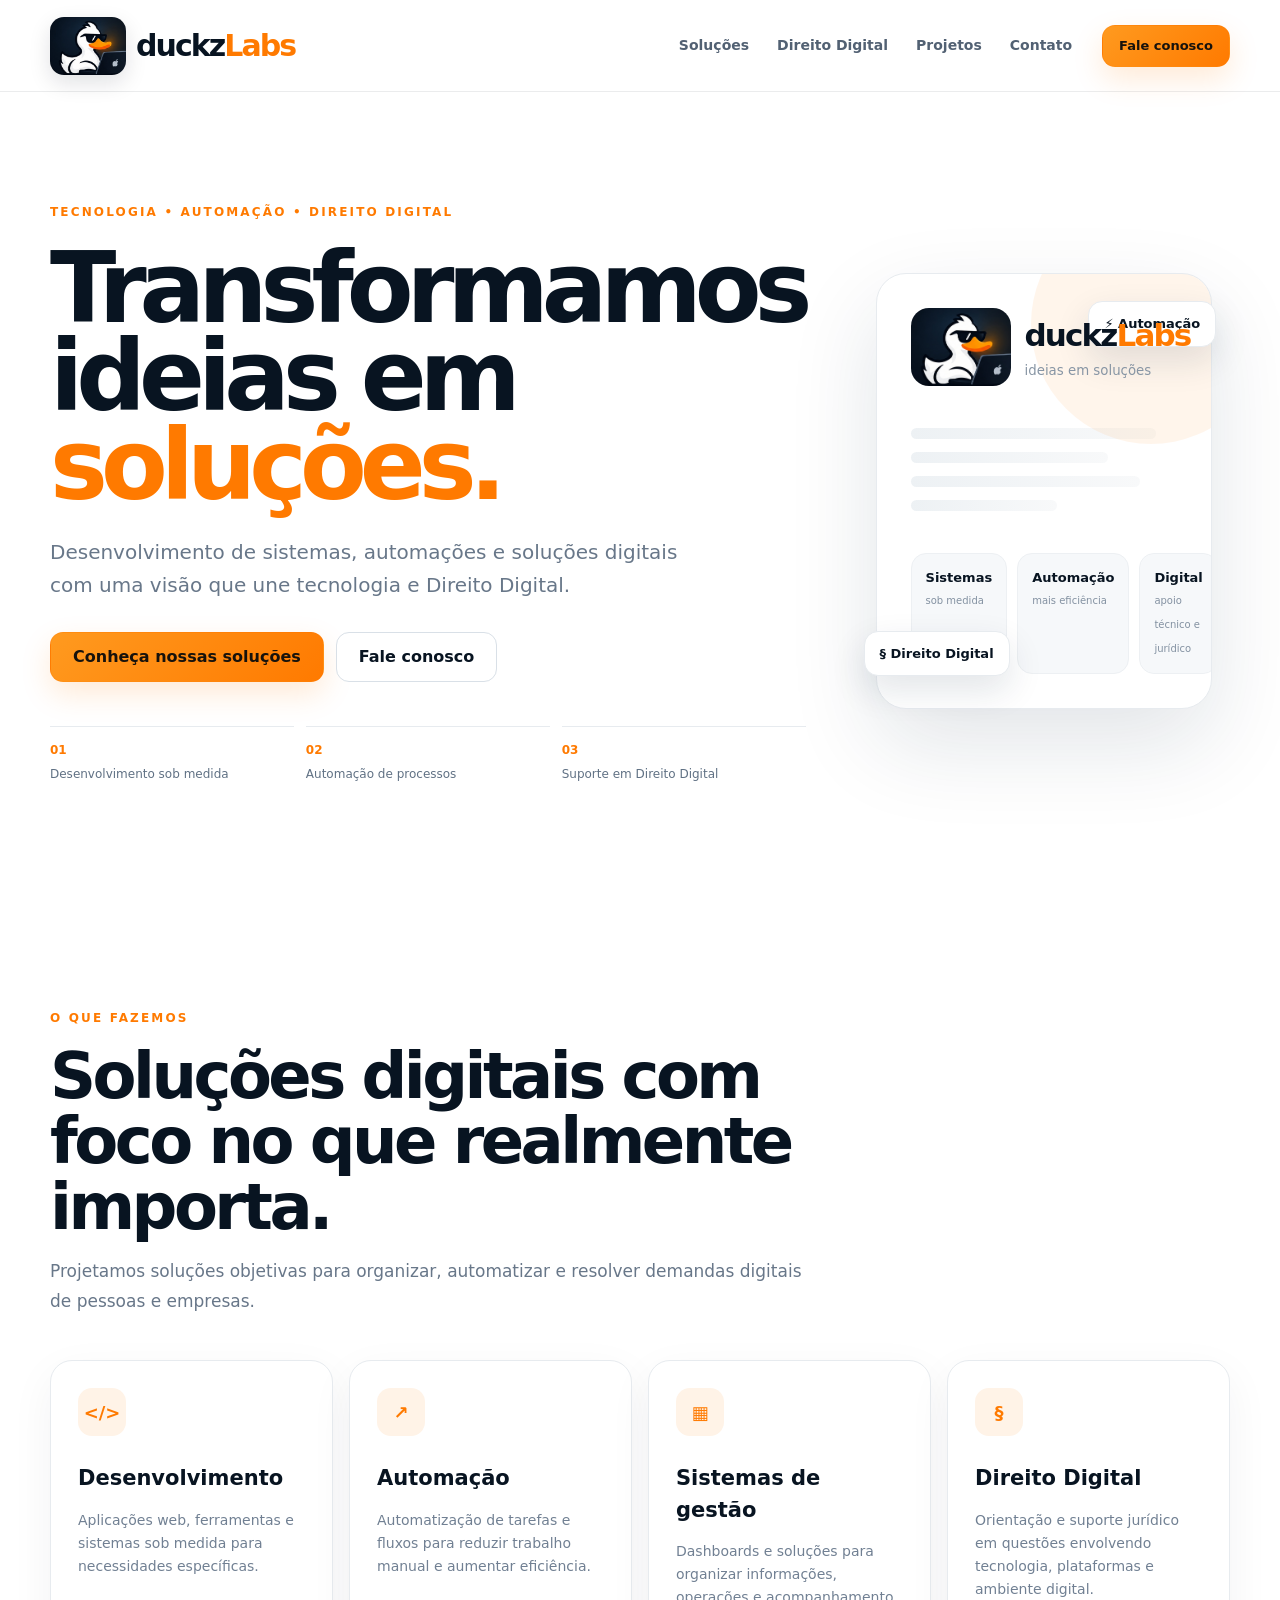
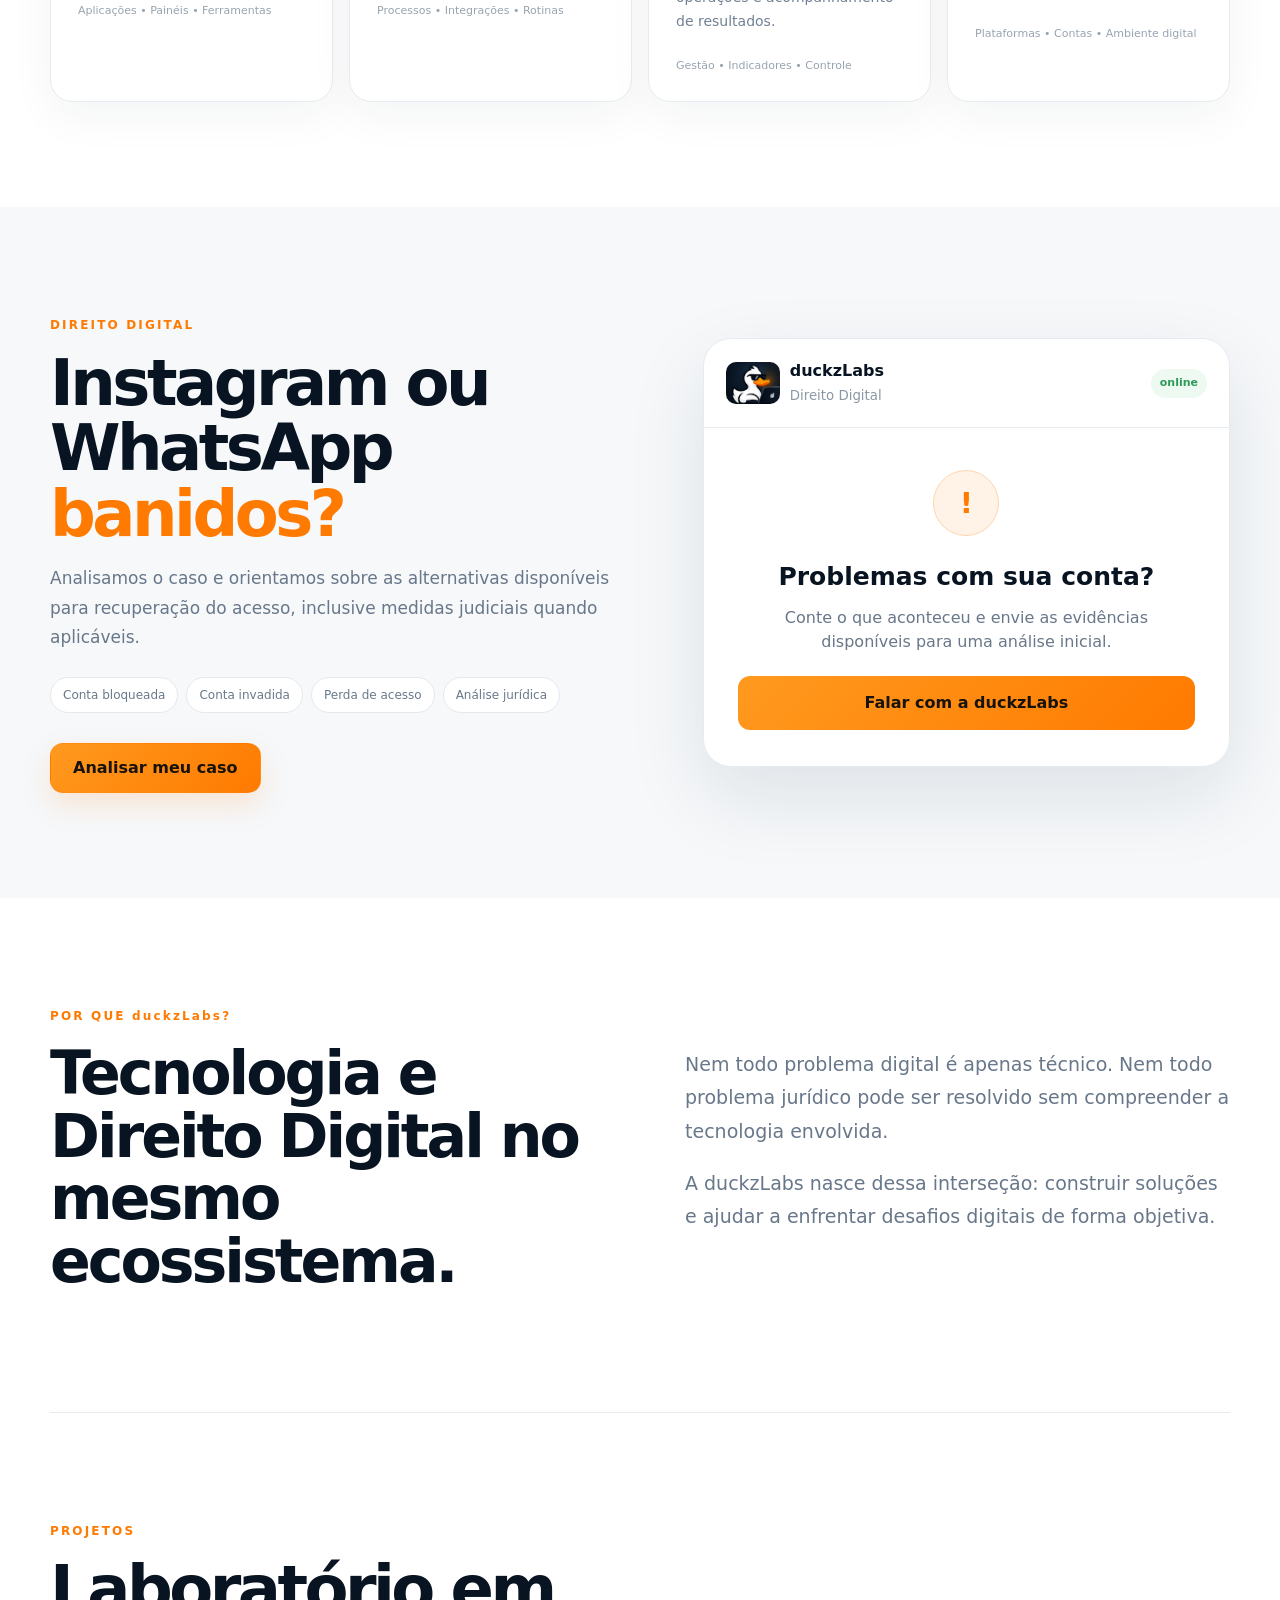
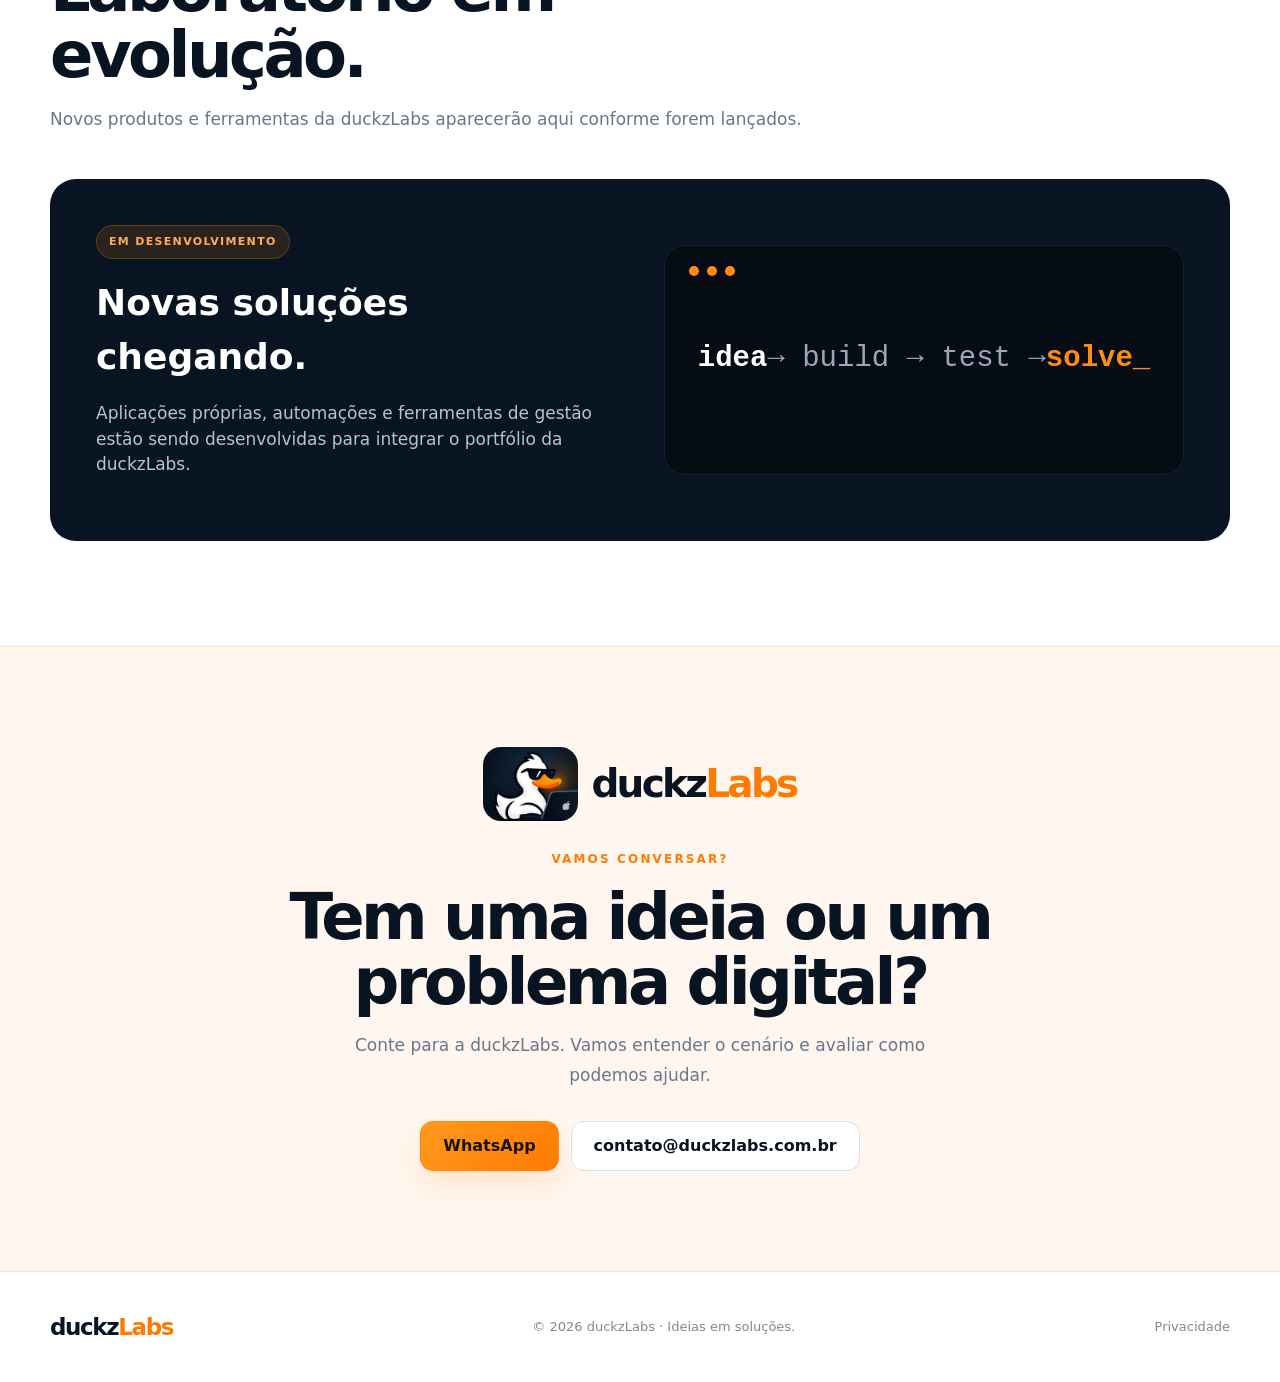
<file: index.html>
<!doctype html>
<html lang="pt-BR"><head><meta charset="utf-8"><meta name="viewport" content="width=device-width,initial-scale=1"><meta name="theme-color" content="#ffffff">
<title>duckzLabs | Tecnologia e Direito Digital</title><meta name="description" content="Sistemas, automações, desenvolvimento e suporte em Direito Digital. Ideias em soluções.">
<link rel="icon" href="favicon.ico" sizes="any"><link rel="icon" type="image/png" sizes="32x32" href="favicon-32x32.png"><link rel="apple-touch-icon" href="apple-touch-icon.png">
<meta property="og:type" content="website"><meta property="og:locale" content="pt_BR"><meta property="og:site_name" content="duckzLabs"><meta property="og:title" content="duckzLabs | Tecnologia e Direito Digital"><meta property="og:description" content="Sistemas, automações, desenvolvimento e suporte em Direito Digital."><meta property="og:url" content="https://duckzlabs.com.br/"><meta property="og:image" content="https://duckzlabs.com.br/og-image-v3.jpg"><meta name="twitter:card" content="summary_large_image"><link rel="stylesheet" href="style.css">
<script async src="https://www.googletagmanager.com/gtag/js?id=G-5ZG85JKXTR"></script><script>window.dataLayer=window.dataLayer||[];function gtag(){dataLayer.push(arguments)}gtag('js',new Date());gtag('config','G-5ZG85JKXTR');</script></head><body>
<header class="topbar"><a class="brand" href="#inicio" aria-label="duckzLabs"><img src="duckz-header-mascot.jpg" alt="" class="brand-mascot"><span class="brand-wordmark"><span>duckz</span><strong>Labs</strong></span></a><nav><a href="#solucoes">Soluções</a><a href="#direito-digital">Direito Digital</a><a href="#projetos">Projetos</a><a href="#contato">Contato</a></nav><a class="btn btn-small" href="https://wa.me/5554999595704?text=Ol%C3%A1%21%20Vim%20pelo%20site%20da%20duckzLabs%20e%20gostaria%20de%20conversar." target="_blank" rel="noopener">Fale conosco</a></header>
<main>
<section class="hero" id="inicio"><div class="hero-copy"><span class="eyebrow">TECNOLOGIA • AUTOMAÇÃO • DIREITO DIGITAL</span><h1>Transformamos ideias em <span>soluções.</span></h1><p>Desenvolvimento de sistemas, automações e soluções digitais com uma visão que une tecnologia e Direito Digital.</p><div class="hero-actions"><a class="btn" href="#solucoes">Conheça nossas soluções</a><a class="btn btn-outline" href="https://wa.me/5554999595704?text=Ol%C3%A1%21%20Vim%20pelo%20site%20da%20duckzLabs%20e%20gostaria%20de%20conversar." target="_blank" rel="noopener">Fale conosco</a></div><div class="hero-points"><span><b>01</b> Desenvolvimento sob medida</span><span><b>02</b> Automação de processos</span><span><b>03</b> Suporte em Direito Digital</span></div></div>
<div class="hero-visual"><div class="hero-card hero-card-main"><div class="hero-brand"><img src="duckz-header-mascot.jpg" alt="" class="hero-duck"><div><div class="mini-wordmark"><span>duckz</span><strong>Labs</strong></div><small>ideias em soluções</small></div></div><div class="dash-lines"><span></span><span></span><span></span><span></span></div><div class="mini-grid"><div><strong>Sistemas</strong><small>sob medida</small></div><div><strong>Automação</strong><small>mais eficiência</small></div><div><strong>Digital</strong><small>apoio técnico e jurídico</small></div></div></div><div class="floating-card fc-one">⚡ Automação</div><div class="floating-card fc-two">§ Direito Digital</div></div></section>
<section class="section" id="solucoes"><div class="section-head"><span class="kicker">O QUE FAZEMOS</span><h2>Soluções digitais com foco no que realmente importa.</h2><p>Projetamos soluções objetivas para organizar, automatizar e resolver demandas digitais de pessoas e empresas.</p></div><div class="services"><article class="service-card"><div class="service-icon">&lt;/&gt;</div><h3>Desenvolvimento</h3><p>Aplicações web, ferramentas e sistemas sob medida para necessidades específicas.</p><span>Aplicações • Painéis • Ferramentas</span></article><article class="service-card"><div class="service-icon">↗</div><h3>Automação</h3><p>Automatização de tarefas e fluxos para reduzir trabalho manual e aumentar eficiência.</p><span>Processos • Integrações • Rotinas</span></article><article class="service-card"><div class="service-icon">▦</div><h3>Sistemas de gestão</h3><p>Dashboards e soluções para organizar informações, operações e acompanhamento de resultados.</p><span>Gestão • Indicadores • Controle</span></article><article class="service-card"><div class="service-icon">§</div><h3>Direito Digital</h3><p>Orientação e suporte jurídico em questões envolvendo tecnologia, plataformas e ambiente digital.</p><span>Plataformas • Contas • Ambiente digital</span></article></div></section>
<section class="section digital-section" id="direito-digital"><div class="digital-copy"><span class="kicker">DIREITO DIGITAL</span><h2>Instagram ou WhatsApp <span>banidos?</span></h2><p>Analisamos o caso e orientamos sobre as alternativas disponíveis para recuperação do acesso, inclusive medidas judiciais quando aplicáveis.</p><div class="chips"><span>Conta bloqueada</span><span>Conta invadida</span><span>Perda de acesso</span><span>Análise jurídica</span></div><a class="btn" href="https://wa.me/5554999595704?text=Ol%C3%A1%21%20Vim%20pelo%20site%20da%20duckzLabs%20e%20gostaria%20de%20conversar." target="_blank" rel="noopener">Analisar meu caso</a></div><div class="support-card"><div class="support-top"><div class="support-logo"><img src="duckz-header-mascot.jpg" alt=""><div><b>duckzLabs</b><small>Direito Digital</small></div></div><span class="status-dot">online</span></div><div class="support-body"><div class="alert-circle">!</div><h3>Problemas com sua conta?</h3><p>Conte o que aconteceu e envie as evidências disponíveis para uma análise inicial.</p><a class="support-button" href="https://wa.me/5554999595704?text=Ol%C3%A1%21%20Vim%20pelo%20site%20da%20duckzLabs%20e%20gostaria%20de%20conversar." target="_blank" rel="noopener">Falar com a duckzLabs</a></div></div></section>
<section class="section why"><div class="why-title"><span class="kicker">POR QUE duckzLabs?</span><h2>Tecnologia e Direito Digital no mesmo ecossistema.</h2></div><div class="why-copy"><p>Nem todo problema digital é apenas técnico. Nem todo problema jurídico pode ser resolvido sem compreender a tecnologia envolvida.</p><p>A duckzLabs nasce dessa interseção: construir soluções e ajudar a enfrentar desafios digitais de forma objetiva.</p></div></section>
<section class="section" id="projetos"><div class="section-head"><span class="kicker">PROJETOS</span><h2>Laboratório em evolução.</h2><p>Novos produtos e ferramentas da duckzLabs aparecerão aqui conforme forem lançados.</p></div><div class="project-card"><div class="project-copy"><span class="project-badge">EM DESENVOLVIMENTO</span><h3>Novas soluções chegando.</h3><p>Aplicações próprias, automações e ferramentas de gestão estão sendo desenvolvidas para integrar o portfólio da duckzLabs.</p></div><div class="code-panel"><div class="code-top"><span></span><span></span><span></span></div><code><b>idea</b> → build → test → <strong>solve</strong><i>_</i></code></div></div></section>
<section class="contact" id="contato"><div class="contact-inner"><div class="contact-brand"><img src="duckz-header-mascot.jpg" alt="" class="contact-duck"><div class="contact-wordmark"><span>duckz</span><strong>Labs</strong></div></div><span class="kicker">VAMOS CONVERSAR?</span><h2>Tem uma ideia ou um problema digital?</h2><p>Conte para a duckzLabs. Vamos entender o cenário e avaliar como podemos ajudar.</p><div class="contact-actions"><a class="btn" href="https://wa.me/5554999595704?text=Ol%C3%A1%21%20Vim%20pelo%20site%20da%20duckzLabs%20e%20gostaria%20de%20conversar." target="_blank" rel="noopener">WhatsApp</a><a class="btn btn-outline" href="mailto:contato@duckzlabs.com.br">contato@duckzlabs.com.br</a></div></div></section></main>
<footer><div class="footer-brand"><span>duckz</span><strong>Labs</strong></div><div>© <span id="year"></span> duckzLabs · Ideias em soluções.</div><div class="footer-links"><a href="privacidade.html">Privacidade</a></div></footer><script src="script.js"></script></body></html>
</file>
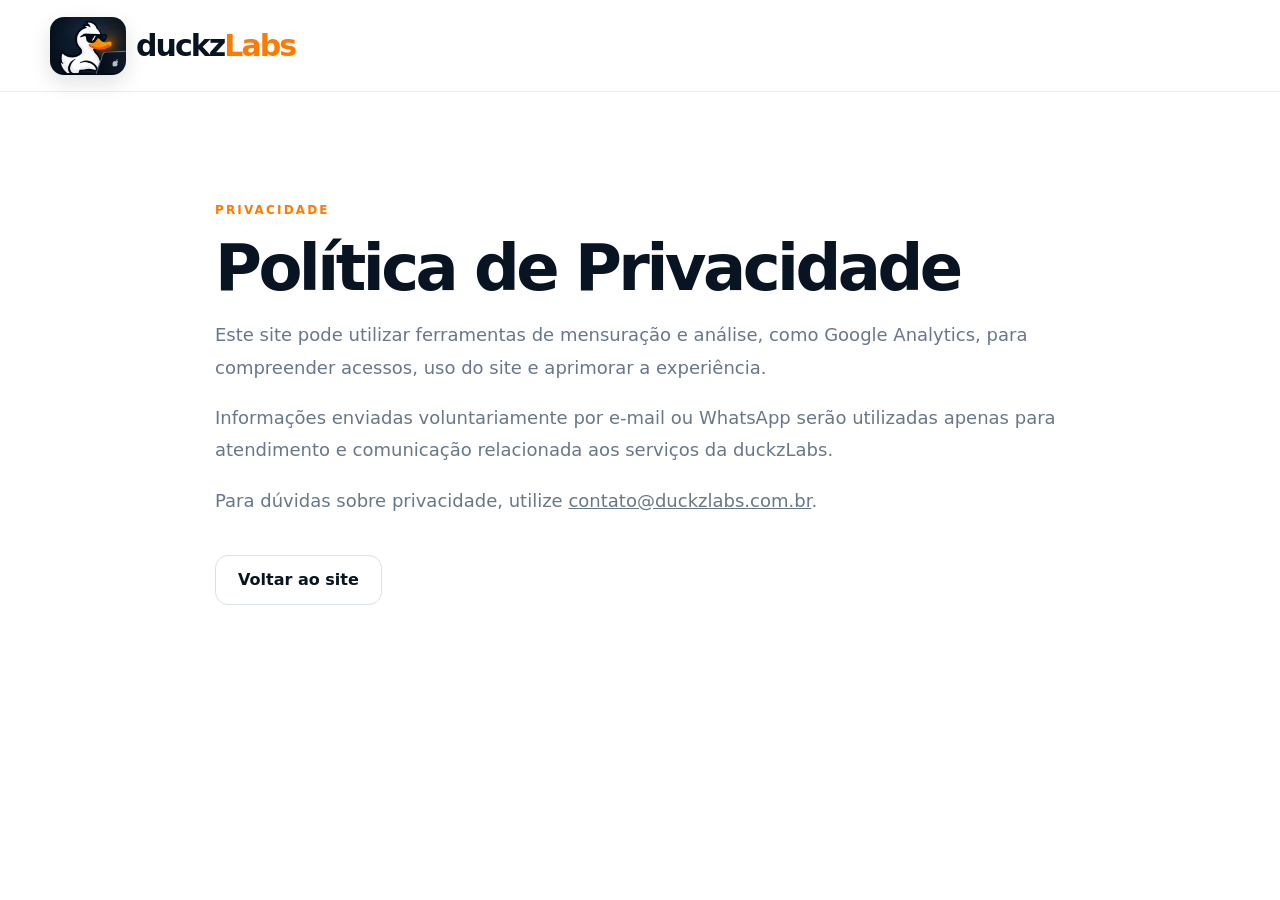
<file: privacidade.html>
<!doctype html><html lang="pt-BR"><head><meta charset="utf-8"><meta name="viewport" content="width=device-width,initial-scale=1"><meta name="theme-color" content="#ffffff"><title>Privacidade | duckzLabs</title><link rel="stylesheet" href="style.css"></head><body><header class="topbar"><a class="brand" href="index.html"><img src="duckz-header-mascot.jpg" alt="" class="brand-mascot"><span class="brand-wordmark"><span>duckz</span><strong>Labs</strong></span></a></header><main class="section" style="max-width:850px"><span class="kicker">PRIVACIDADE</span><h2>Política de Privacidade</h2><p style="color:#687789;font-size:18px;line-height:1.8">Este site pode utilizar ferramentas de mensuração e análise, como Google Analytics, para compreender acessos, uso do site e aprimorar a experiência.</p><p style="color:#687789;font-size:18px;line-height:1.8">Informações enviadas voluntariamente por e-mail ou WhatsApp serão utilizadas apenas para atendimento e comunicação relacionada aos serviços da duckzLabs.</p><p style="color:#687789;font-size:18px;line-height:1.8">Para dúvidas sobre privacidade, utilize <a href="mailto:contato@duckzlabs.com.br">contato@duckzlabs.com.br</a>.</p><a class="btn btn-outline" href="index.html" style="margin-top:20px">Voltar ao site</a></main></body></html>
</file>
<file: style.css>
*{box-sizing:border-box}html{scroll-behavior:smooth}:root{--navy:#081421;--text:#102033;--muted:#687789;--orange:#ff7a00;--orange2:#ff9a1f;--line:#e7ebef;--soft:#f6f8fa;--white:#fff}body{margin:0;background:#fff;color:var(--text);font-family:Inter,ui-sans-serif,system-ui,-apple-system,"Segoe UI",sans-serif;line-height:1.5}a{color:inherit}.topbar{position:sticky;top:0;z-index:50;height:92px;display:flex;align-items:center;gap:30px;padding:0 max(24px,calc((100vw - 1180px)/2));background:rgba(255,255,255,.94);backdrop-filter:blur(16px);border-bottom:1px solid rgba(8,20,33,.08)}.brand{display:inline-flex;align-items:center;gap:10px;text-decoration:none;flex-shrink:0}.brand-mascot{width:76px;height:58px;object-fit:cover;border-radius:14px;display:block;box-shadow:0 8px 22px rgba(8,20,33,.12)}.brand-wordmark{display:inline-flex;align-items:baseline;font-size:30px;font-weight:900;letter-spacing:-.065em;line-height:1}.brand-wordmark>span{color:var(--navy)}.brand-wordmark strong{color:var(--orange)}.topbar nav{display:flex;gap:28px;margin-left:auto}.topbar nav a{text-decoration:none;color:#526173;font-size:14px;font-weight:650}.topbar nav a:hover{color:var(--navy)}.btn{display:inline-flex;align-items:center;justify-content:center;min-height:50px;padding:0 22px;border-radius:13px;background:linear-gradient(135deg,var(--orange2),var(--orange));color:#17120c;text-decoration:none;font-weight:850;border:1px solid rgba(255,122,0,.28);box-shadow:0 12px 30px rgba(255,122,0,.16);transition:.2s}.btn:hover{transform:translateY(-2px)}.btn-small{min-height:42px;padding:0 16px;font-size:13px}.btn-outline{background:#fff;color:var(--navy);border:1px solid #d9e0e7;box-shadow:none}.hero{width:min(1180px,calc(100% - 44px));margin:0 auto;min-height:calc(100vh - 92px);display:grid;grid-template-columns:1.05fr .95fr;gap:70px;align-items:center;padding:80px 0 90px}.eyebrow,.kicker{display:inline-block;color:var(--orange);font-size:12px;font-weight:900;letter-spacing:.18em}.hero h1{font-size:clamp(58px,7.6vw,104px);line-height:.91;letter-spacing:-.072em;margin:22px 0 26px;color:var(--navy)}.hero h1 span,.digital-copy h2 span{color:var(--orange)}.hero-copy>p{max-width:670px;color:var(--muted);font-size:20px;line-height:1.65}.hero-actions{display:flex;gap:12px;flex-wrap:wrap;margin-top:30px}.hero-points{display:grid;grid-template-columns:repeat(3,1fr);gap:12px;margin-top:44px}.hero-points span{display:flex;flex-direction:column;gap:6px;color:#607184;font-size:12px;border-top:1px solid var(--line);padding-top:14px}.hero-points b{color:var(--orange);font-size:12px}.hero-visual{position:relative;min-height:560px;display:grid;place-items:center}.hero-card{border:1px solid var(--line);background:#fff;border-radius:30px;box-shadow:0 35px 90px rgba(19,40,62,.12)}.hero-card-main{width:min(490px,100%);min-height:430px;padding:34px;position:relative;overflow:hidden}.hero-card-main:before{content:"";position:absolute;width:240px;height:240px;border-radius:50%;background:rgba(255,122,0,.08);right:-60px;top:-70px}.hero-brand{display:flex;align-items:center;gap:14px;position:relative;z-index:2}.hero-duck{width:100px;height:78px;border-radius:18px;object-fit:cover}.mini-wordmark{font-size:31px;font-weight:900;letter-spacing:-.06em}.mini-wordmark span{color:var(--navy)}.mini-wordmark strong{color:var(--orange)}.hero-brand small{color:#8795a4}.dash-lines{display:grid;gap:13px;margin:42px 0}.dash-lines span{display:block;height:11px;border-radius:20px;background:linear-gradient(90deg,#edf1f4,#f8f9fa)}.dash-lines span:nth-child(1){width:92%}.dash-lines span:nth-child(2){width:74%}.dash-lines span:nth-child(3){width:86%}.dash-lines span:nth-child(4){width:55%}.mini-grid{display:grid;grid-template-columns:repeat(3,1fr);gap:10px}.mini-grid div{padding:14px;border-radius:15px;background:var(--soft);border:1px solid #edf0f3}.mini-grid strong{display:block;font-size:13px;color:var(--navy)}.mini-grid small{color:#8391a1;font-size:10px}.floating-card{position:absolute;background:#fff;border:1px solid var(--line);border-radius:14px;padding:12px 15px;font-weight:800;color:var(--navy);box-shadow:0 14px 35px rgba(19,40,62,.12);font-size:13px}.fc-one{top:90px;right:-4px}.fc-two{bottom:95px;left:-12px}.section{width:min(1180px,calc(100% - 44px));margin:0 auto;padding:105px 0}.section-head{max-width:760px;margin-bottom:44px}.section h2,.contact h2{color:var(--navy);font-size:clamp(40px,5vw,66px);line-height:1.02;letter-spacing:-.055em;margin:15px 0 16px}.section-head p,.digital-copy>p,.why-copy p,.contact p{color:var(--muted);font-size:17px;line-height:1.75}.services{display:grid;grid-template-columns:repeat(4,1fr);gap:16px}.service-card{min-height:290px;padding:27px;border-radius:22px;border:1px solid var(--line);background:#fff;box-shadow:0 14px 45px rgba(19,40,62,.05);transition:.22s}.service-card:hover{transform:translateY(-5px);box-shadow:0 20px 55px rgba(19,40,62,.09);border-color:#ffd0a4}.service-icon{width:48px;height:48px;display:grid;place-items:center;border-radius:14px;background:#fff3e7;color:var(--orange);font-weight:900;font-size:18px}.service-card h3{font-size:21px;color:var(--navy);margin:27px 0 11px}.service-card p{color:#718093;font-size:14px;line-height:1.65}.service-card>span{display:block;margin-top:25px;color:#98a4b0;font-size:11px}.digital-section{display:grid;grid-template-columns:1.05fr .95fr;gap:70px;align-items:center;background:var(--soft);width:100%;max-width:none;padding-left:max(24px,calc((100vw - 1180px)/2));padding-right:max(24px,calc((100vw - 1180px)/2))}.digital-copy{max-width:650px}.digital-copy h2{font-size:clamp(42px,5vw,66px);line-height:1.02;letter-spacing:-.055em;margin:15px 0 16px;color:var(--navy)}.chips{display:flex;flex-wrap:wrap;gap:8px;margin:24px 0 30px}.chips span{padding:8px 12px;border-radius:999px;background:#fff;border:1px solid #e4e9ee;color:#69798b;font-size:12px}.support-card{background:#fff;border:1px solid var(--line);border-radius:28px;box-shadow:0 30px 80px rgba(19,40,62,.10);overflow:hidden}.support-top{display:flex;justify-content:space-between;align-items:center;padding:20px 22px;border-bottom:1px solid var(--line)}.support-logo{display:flex;align-items:center;gap:10px}.support-logo img{width:54px;height:42px;object-fit:cover;border-radius:10px}.support-logo b{display:block;color:var(--navy)}.support-logo small{color:#8b98a6}.status-dot{color:#2e9a59;background:#edf9f1;border-radius:999px;padding:6px 9px;font-size:11px;font-weight:800}.support-body{text-align:center;padding:42px 34px 36px}.alert-circle{width:66px;height:66px;border-radius:50%;display:grid;place-items:center;margin:0 auto;background:#fff3e7;color:var(--orange);border:1px solid #ffd5ad;font-size:29px;font-weight:900}.support-body h3{font-size:25px;color:var(--navy);margin:22px 0 10px}.support-body p{color:var(--muted);max-width:400px;margin:0 auto 22px}.support-button{display:block;width:100%;padding:15px 18px;border-radius:12px;text-decoration:none;background:linear-gradient(135deg,var(--orange2),var(--orange));color:#17120c;font-weight:900}.why{display:grid;grid-template-columns:1fr 1fr;gap:90px;align-items:start;border-bottom:1px solid var(--line)}.why-title h2{font-size:clamp(40px,4.7vw,62px);line-height:1.04;letter-spacing:-.05em;color:var(--navy);margin:15px 0}.why-copy{padding-top:26px}.why-copy p{font-size:19px}.project-card{display:grid;grid-template-columns:1fr 1fr;gap:48px;align-items:center;padding:46px;border-radius:26px;background:var(--navy);color:#fff}.project-badge{display:inline-flex;padding:8px 12px;border-radius:999px;background:rgba(255,122,0,.14);border:1px solid rgba(255,154,31,.22);color:#ffac56;font-size:11px;font-weight:900;letter-spacing:.12em}.project-copy h3{font-size:36px;margin:17px 0 12px}.project-copy p{color:#b7c3cf;font-size:17px}.code-panel{min-height:230px;background:#050c13;border:1px solid rgba(255,255,255,.08);border-radius:20px;padding:20px 24px}.code-top{display:flex;gap:8px}.code-top span{width:10px;height:10px;border-radius:50%;background:#ff8b12}.code-panel code{min-height:165px;display:flex;align-items:center;justify-content:center;color:#98a8b8;font-size:clamp(17px,2.3vw,29px)}.code-panel b{color:#fff}.code-panel strong{color:#ff8b12}.code-panel i{color:#ff8b12;font-style:normal}.contact{background:#fff7ef;border-top:1px solid #ffe1c4;border-bottom:1px solid #ffe1c4;padding:100px 22px}.contact-inner{width:min(900px,100%);margin:auto;text-align:center}.contact-brand{display:flex;justify-content:center;align-items:center;gap:13px;margin-bottom:25px}.contact-duck{width:95px;height:74px;object-fit:cover;border-radius:18px}.contact-wordmark{font-size:39px;font-weight:900;letter-spacing:-.07em}.contact-wordmark span{color:var(--navy)}.contact-wordmark strong{color:var(--orange)}.contact p{max-width:650px;margin:0 auto}.contact-actions{display:flex;justify-content:center;gap:12px;flex-wrap:wrap;margin-top:30px}footer{min-height:110px;width:min(1180px,calc(100% - 44px));margin:auto;display:flex;align-items:center;justify-content:space-between;gap:20px;color:#7b8998;font-size:13px}.footer-brand{font-size:23px;font-weight:900;letter-spacing:-.06em}.footer-brand span{color:var(--navy)}.footer-brand strong{color:var(--orange)}.footer-links a{text-decoration:none}@media(max-width:980px){.hero{grid-template-columns:1fr;padding-top:55px}.hero-visual{min-height:470px}.services{grid-template-columns:1fr 1fr}.digital-section,.why,.project-card{grid-template-columns:1fr}.digital-section{gap:45px}}@media(max-width:850px){.topbar nav{display:none}.topbar{height:82px}.brand-mascot{width:66px;height:50px}.brand-wordmark{font-size:27px}}@media(max-width:640px){.topbar{padding:0 16px}.btn-small{display:none}.hero{width:min(100% - 30px,1180px);min-height:auto;padding:58px 0 70px}.hero h1{font-size:min(19vw,78px)}.hero-copy>p{font-size:17px}.hero-points{grid-template-columns:1fr}.hero-visual{min-height:400px}.hero-card-main{padding:24px}.floating-card{display:none}.services{grid-template-columns:1fr}.section{width:min(100% - 30px,1180px);padding:78px 0}.digital-section{width:100%;padding:78px 15px}.project-card{padding:28px}.contact-actions,.hero-actions{flex-direction:column}footer{flex-direction:column;text-align:center;padding:30px 0}}
</file>
